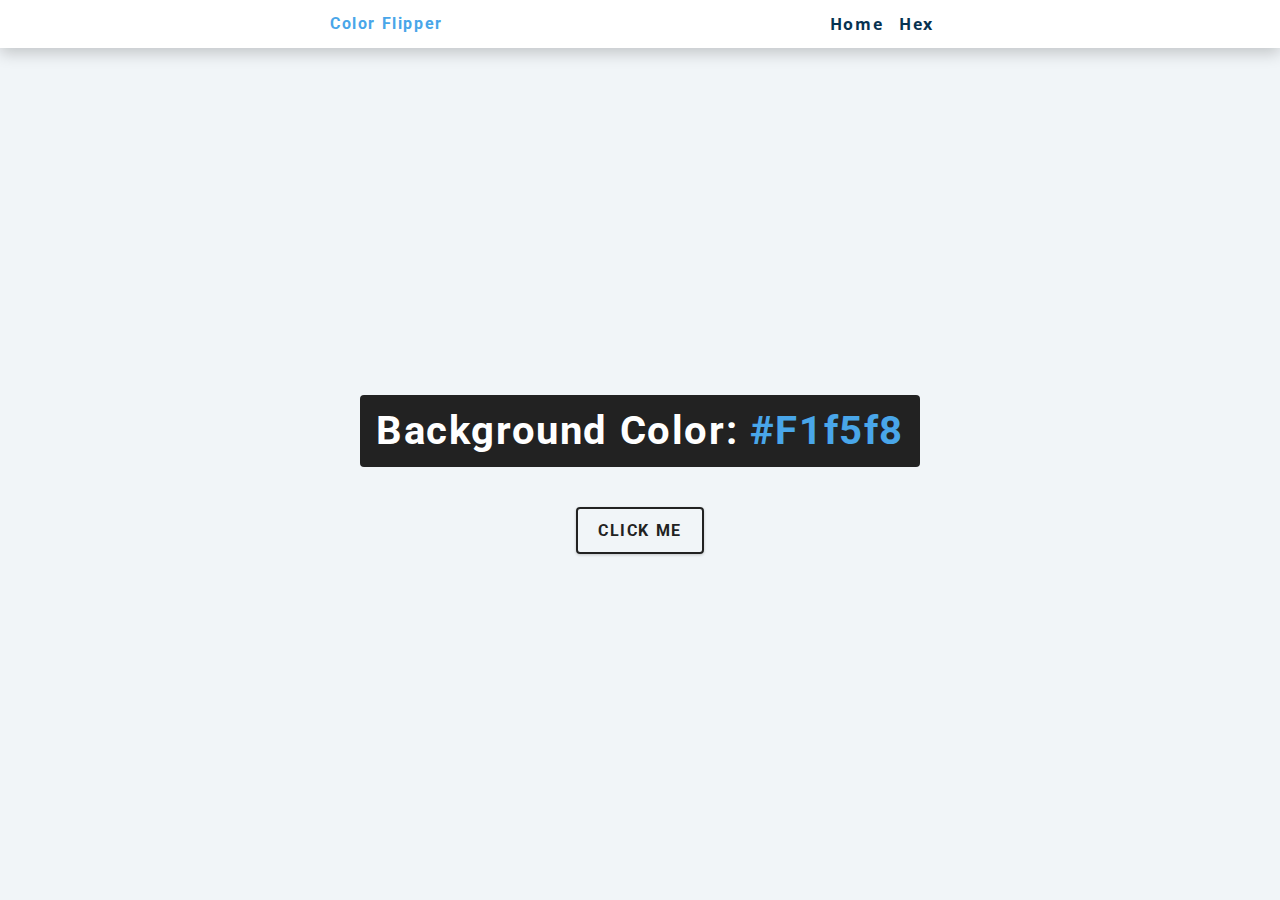
<file: color_flipper/index.html>
<html lang="en">
<head>
    <meta charset="UTF-8">
    <meta http-equiv="X-UA-Compatible" content="IE=edge">
    <meta name="viewport" content="width=device-width, initial-scale=1.0">
    <title>Color Flipper | Hex Colors</title>
    <link rel="stylesheet" href="styles.css">
</head>
<body>
    <nav>
        <div class="nav-center">
            <h4>Color Flipper</h4>
            <ul class="nav-links">
                <li><a href="index.html">Home</a></li>
                <li><a href="hex.html">Hex</a></li>
            </ul>
        </div>
    </nav>

    <main>
        <div class="container">
            <h2>Background color: <Span class="color">#f1f5f8</Span></h2>
            <button class="btn btn-hero" id="btn">Click me</button>
        </div>
    </main>

    <script src="app.js"></script>
</body>
</html>
</file>
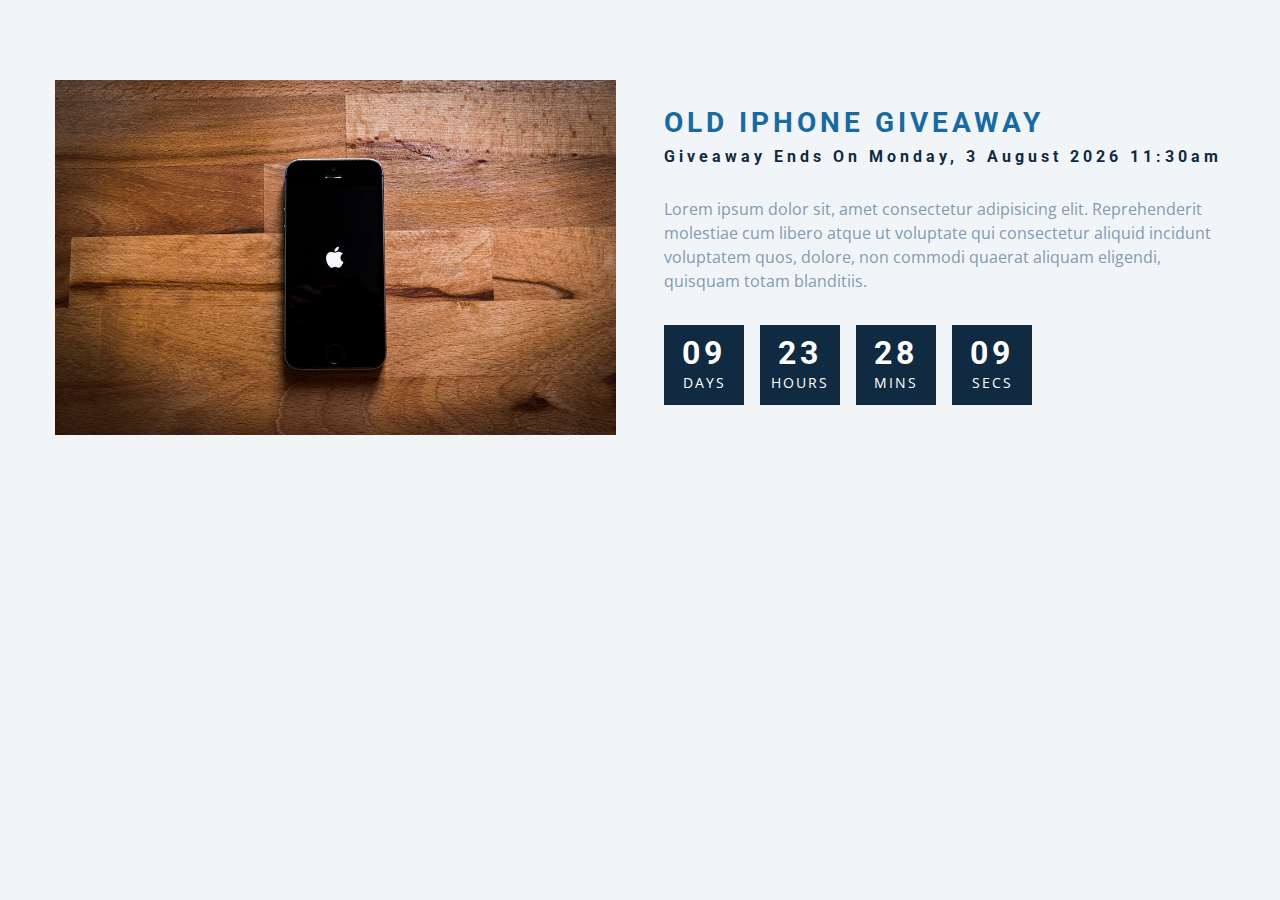
<file: countdown_timer/index.html>
<!DOCTYPE html>
<html lang="en">
  <head>
    <meta charset="UTF-8" />
    <meta name="viewport" content="width=device-width, initial-scale=1.0" />
    <title>Countdown</title>

    <!-- styles -->
    <link rel="stylesheet" href="styles.css" />
  </head>
  <body>
    <section class="section-center">
      <!-- image -->
      <article class="gift-img">
        <img src="./gift.jpeg" alt="gift" />
      </article>
      <!-- info -->
      <article class="gift-info">
        <h3>old iphone giveaway</h3>
        <h4 class="giveaway">
          giveaway ends on Sunday, 24 April 2020, 8:00am
        </h4>
        <p>
          Lorem ipsum dolor sit, amet consectetur adipisicing elit.
          Reprehenderit molestiae cum libero atque ut voluptate qui consectetur
          aliquid incidunt voluptatem quos, dolore, non commodi quaerat aliquam
          eligendi, quisquam totam blanditiis.
        </p>
        <div class="deadline">
          <!-- days -->
          <div class="deadline-format">
            <div>
              <h4 class="days">34</h4>
              <span>days</span>
            </div>
          </div>
          <!-- end of days -->
          <!-- days -->
          <div class="deadline-format">
            <div>
              <h4 class="hours">34</h4>
              <span>hours</span>
            </div>
          </div>
          <!-- end of days -->
          <!-- minutes -->
          <div class="deadline-format">
            <div>
              <h4 class="minutes">34</h4>
              <span>mins</span>
            </div>
          </div>
          <!-- end of days -->
          <!-- minutes -->
          <div class="deadline-format">
            <div>
              <h4 class="seconds">34</h4>
              <span>secs</span>
            </div>
          </div>
          <!-- end of days -->
        </div>
      </article>
    </section>
    <!-- javascript -->
    <script src="app.js"></script>
  </body>
</html>
</file>
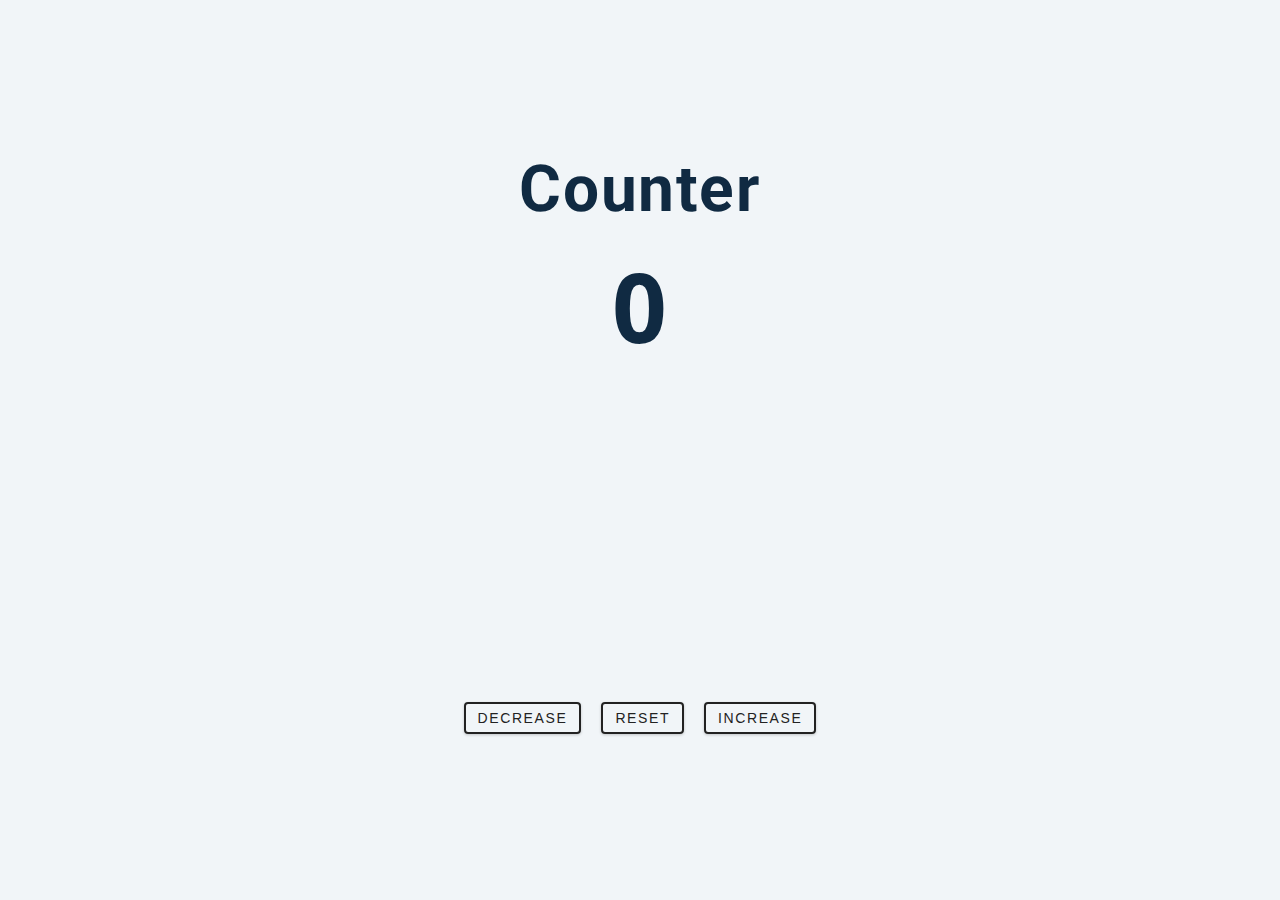
<file: counter/index.html>
<html lang="en">
<head>
    <meta charset="UTF-8">
    <meta http-equiv="X-UA-Compatible" content="IE=edge">
    <meta name="viewport" content="width=device-width, initial-scale=1.0">
    <title>Counter</title>
    <link rel="stylesheet" href="styles.css">
</head>
<body>
    <main>
        <div class="container">
            <h1>Counter</h1>
            <span id="value">0</span>
        </div>
        <div class="button-container">
            <button class="btn decrease">Decrease</button>
            <button class="btn reset">Reset</button>
            <button class="btn increase">Increase</button>
        </div>
    </main>

    <script src="app.js"></script>
</body>
</html>
</file>
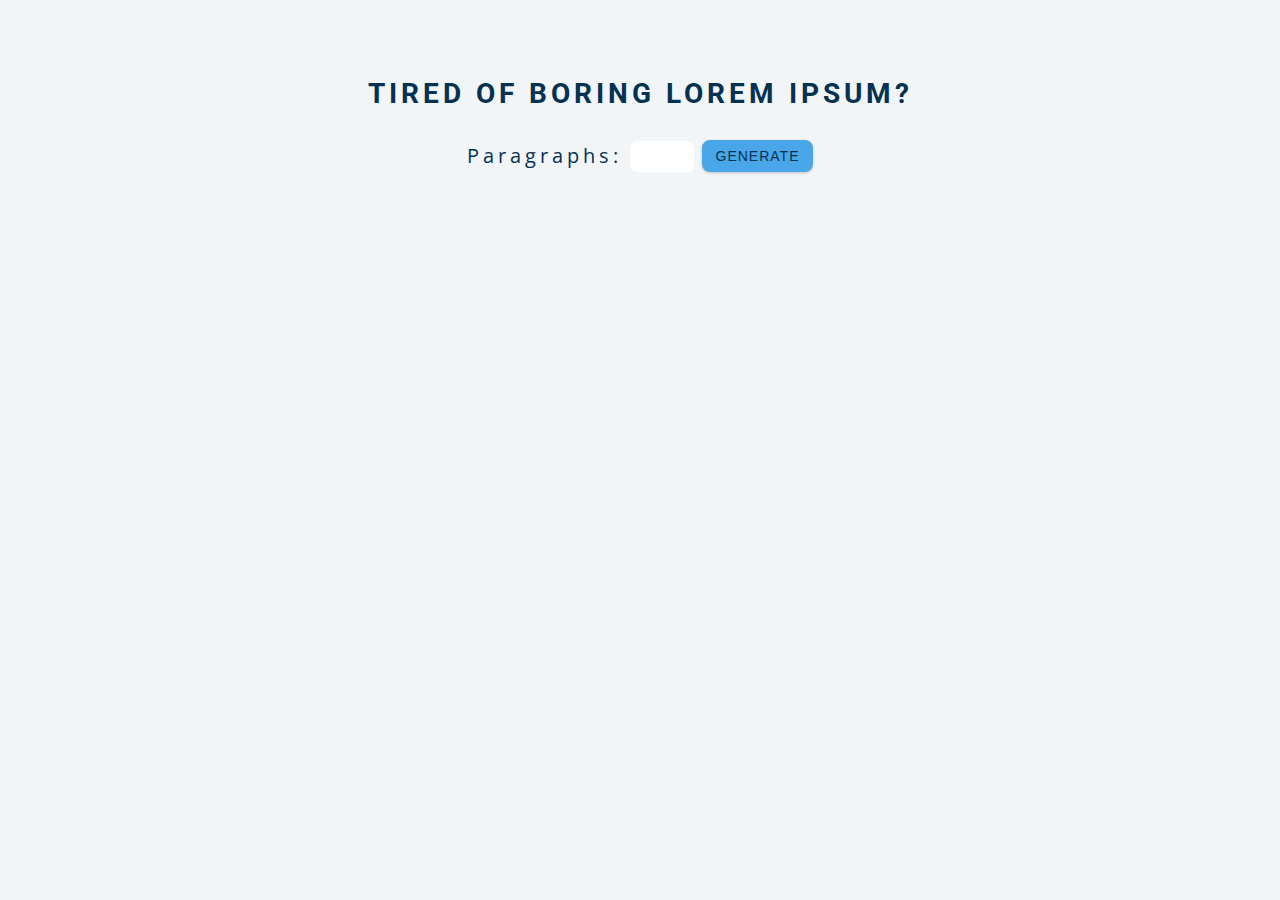
<file: lorem_ipsum/index.html>
<!DOCTYPE html>
<html lang="en">
  <head>
    <meta charset="UTF-8" />
    <meta name="viewport" content="width=device-width, initial-scale=1.0" />
    <title>Lorem Ipsum</title>

    <!-- styles -->
    <link rel="stylesheet" href="styles.css" />
  </head>
  <body>
    <section class="section-center">
      <h3>tired of boring lorem ipsum?</h3>
      <form class="lorem-form">
        <label for="amount">paragraphs:</label>
        <input type="number" name="amount" id="amount" placeholder="" />
        <button type="submit" class="btn">generate</button>
      </form>
      <article class="lorem-text"></article>
    </section>

    <!-- javascript -->
    <script src="app.js"></script>
  </body>
</html>
</file>
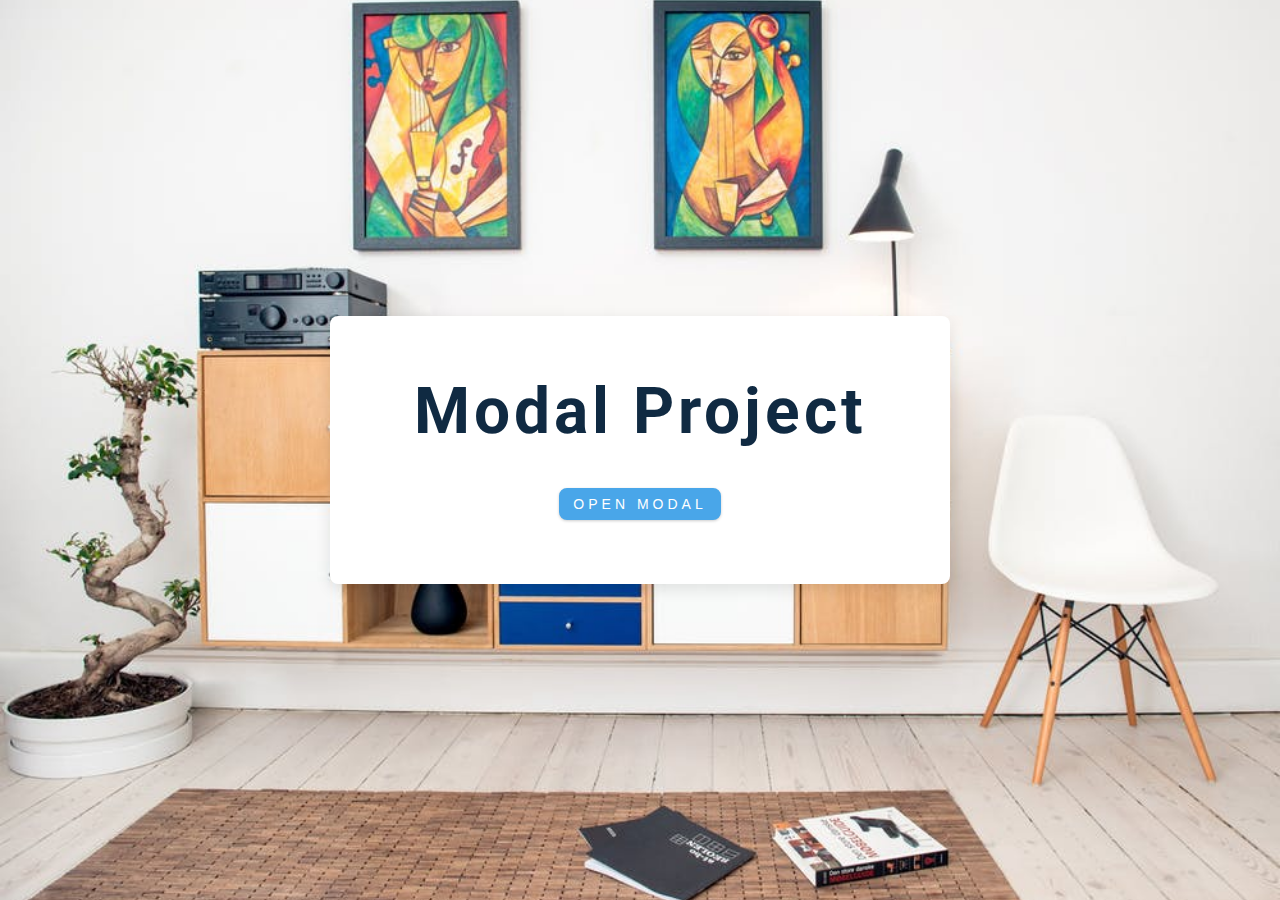
<file: modal/index.html>
<!DOCTYPE html>
<html lang="en">
  <head>
    <meta charset="UTF-8" />
    <meta name="viewport" content="width=device-width, initial-scale=1.0" />
    <title>Modal</title>
    <!-- font-awesome -->
    <link
      rel="stylesheet"
      href="https://cdnjs.cloudflare.com/ajax/libs/font-awesome/5.14.0/css/all.min.css"
    />
    <!-- styles -->
    <link rel="stylesheet" href="styles.css" />
  </head>
  <body>
    <!-- hero -->
    <header class="hero">
      <div class="banner">
        <h1>modal project</h1>
        <button class="btn modal-btn">
          open modal
        </button>
      </div>
    </header>
    <!-- modal -->
    <div class="modal-overlay">
      <div class="modal-container">
        <h3>Lorem ipsum dolor sit amet consectetur adipisicing elit. 
          Dolorem quasi provident quisquam libero repellat blanditiis 
          praesentium ipsam alias illum, quam nemo totam a distinctio 
          eos amet. Vel delectus porro maiores!</h3>
        <button class="close-btn"><i class="fas fa-times"></i></button>
      </div>
    </div>
    <!-- javascript -->
    <script src="app.js"></script>
  </body>
</html>
</file>
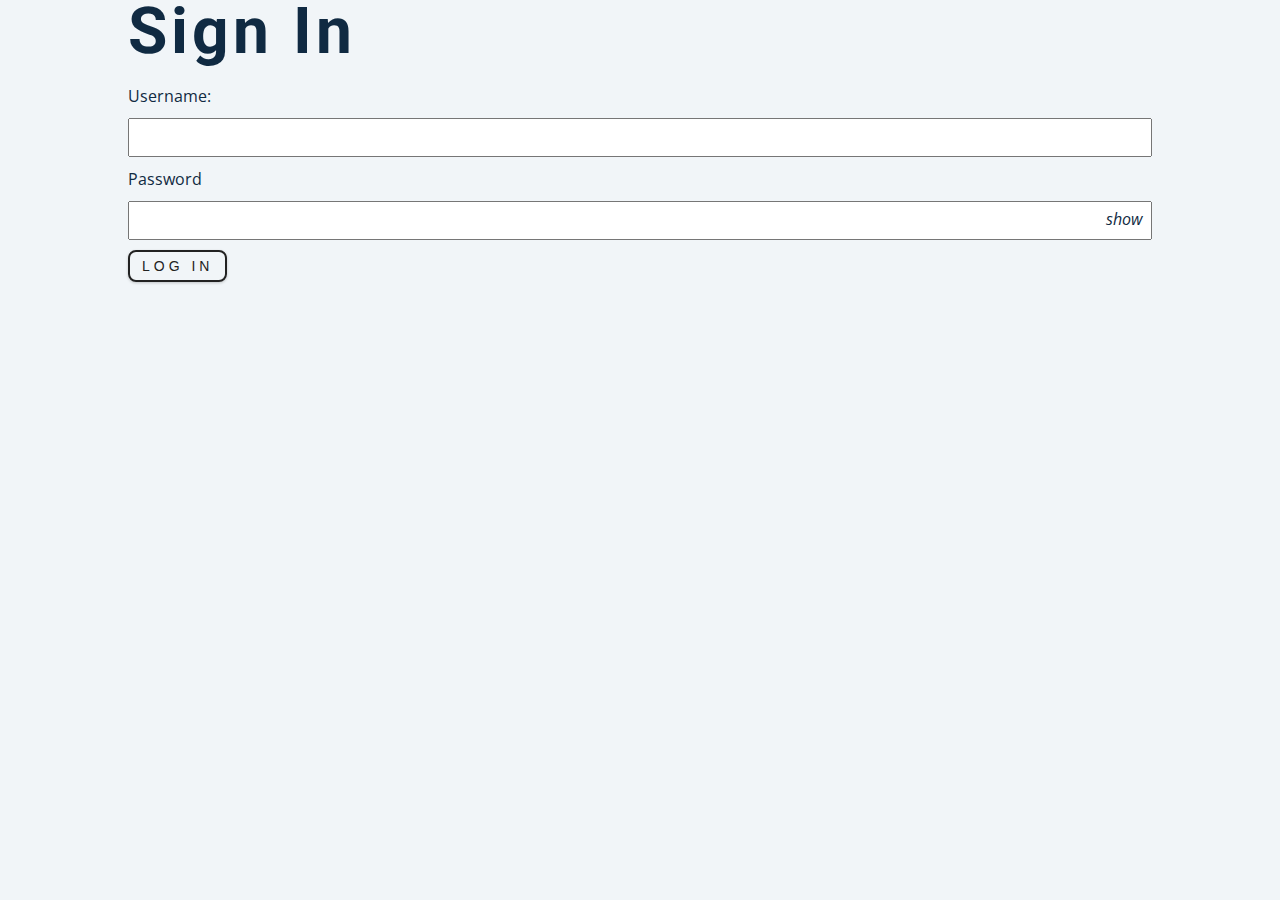
<file: password_visibility/index.html>
<!DOCTYPE html>
<html lang="en">
<head>
    <meta charset="UTF-8">
    <meta http-equiv="X-UA-Compatible" content="IE=edge">
    <meta name="viewport" content="width=device-width, initial-scale=1.0">
    <title>Document</title>
    <link rel="stylesheet" href="styles.css">
</head>
<body>
    <div class="container">
        <h1>Sign In</h1>
        <form method="post">
            <label for="username">Username:</label>
            <br>
            <input type="text" name="username" id="username">

            <label for="password">Password</label>
            <br>
            <input type="password" name="password" id="password">
            <i id="toggle-password">show</i>

            <button type="submit" id="submit" class="btn">Log In</button>
        </form>
    </div>

    <script src="app.js"></script>
</body>
</html>
</file>
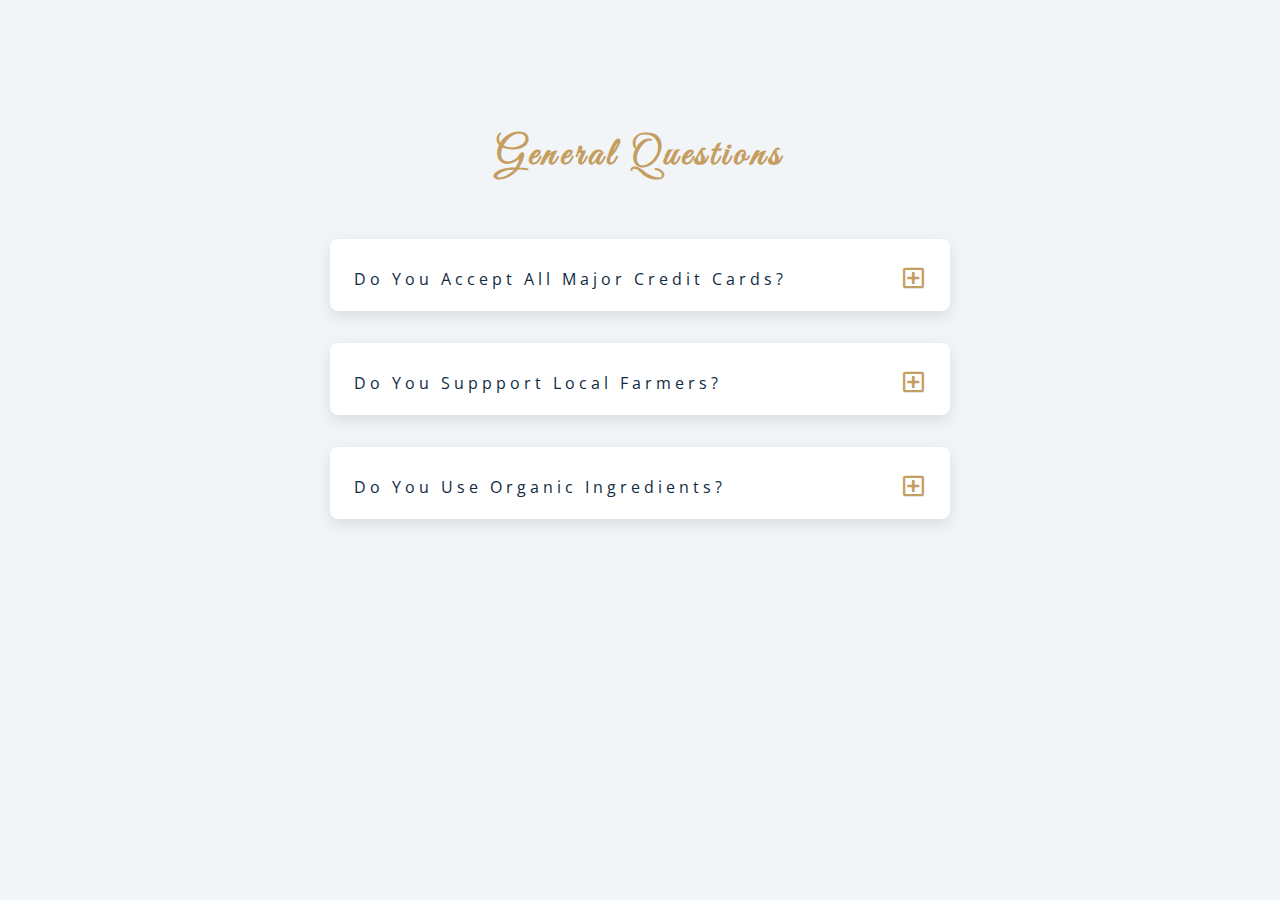
<file: question/index.html>
<!DOCTYPE html>
<html lang="en">
  <head>
    <meta charset="UTF-8" />
    <meta name="viewport" content="width=device-width, initial-scale=1.0" />
    <title>Q & A</title>
    <!-- font-awesome -->
    <link rel="stylesheet" href="https://cdnjs.cloudflare.com/ajax/libs/font-awesome/5.14.0/css/all.min.css" />
    <!-- extra fonts -->
    <link
      href="https://fonts.googleapis.com/css?family=Great+Vibes&display=swap"
      rel="stylesheet"
    />
    <!-- styles -->
    <link rel="stylesheet" href="styles.css" />
  </head>
  <body>
      <section class="questions">
        <!-- title -->
        <div class="title">
          <h2>general questions</h2>
        </div>
        <!-- questions -->
        <div class="section-center">
          <!-- single question -->
          <article class="question">
            <!-- question title -->
            <div class="question-title">
              <p>do you accept all major credit cards?</p>
              <button type="button" class="question-btn">
                <span class="plus-icon">
                  <i class="far fa-plus-square"></i>
                </span>
                <span class="minus-icon">
                  <i class="far fa-minus-square"></i>
                </span>
              </button>
            </div>
            <!-- question text -->
            <div class="question-text">
              <p>
                Lorem ipsum dolor sit amet, consectetur adipisicing elit. Est
                dolore illo dolores quia nemo doloribus quaerat, magni numquam
                repellat reprehenderit.
              </p>
            </div>
          </article>
          <!-- end of single question -->

          <!-- single question -->
          <article class="question">
            <!-- question title -->
            <div class="question-title">
              <p>do you suppport local farmers?</p>
              <button type="button" class="question-btn">
                <span class="plus-icon">
                  <i class="far fa-plus-square"></i>
                </span>
                <span class="minus-icon">
                  <i class="far fa-minus-square"></i>
                </span>
              </button>
            </div>
            <!-- question text -->
            <div class="question-text">
              <p>
                Lorem ipsum dolor sit amet, consectetur adipisicing elit. Est
                dolore illo dolores quia nemo doloribus quaerat, magni numquam
                repellat reprehenderit.
              </p>
            </div>
          </article>
          <!-- end of single question -->
          
          <!-- single question -->
          <article class="question">
            <!-- question title -->
            <div class="question-title">
              <p>do you use organic ingredients?</p>
              <!-- button -->
              <button type="button" class="question-btn">
                <span class="plus-icon">
                  <i class="far fa-plus-square"></i>
                </span>
                <span class="minus-icon">
                  <i class="far fa-minus-square"></i>
                </span>
              </button>
            </div>
            <!-- question text -->
            <div class="question-text">
              <p>
                Lorem ipsum dolor sit amet, consectetur adipisicing elit. Est
                dolore illo dolores quia nemo doloribus quaerat, magni numquam
                repellat reprehenderit.
              </p>
            </div>
          </article>
          <!-- end of single question -->
      </section>
    </main>
    <!-- javascript -->
    <script src="app.js"></script>
  </body>
</html>
</file>
<file: color_flipper/styles.css>
/*
=============== 
Fonts
===============
*/
@import url("https://fonts.googleapis.com/css?family=Open+Sans|Roboto:400,700&display=swap");

/*
=============== 
Variables
===============
*/

:root {
  /* dark shades of primary color*/
  --clr-primary-1: hsl(205, 86%, 17%);
  --clr-primary-2: hsl(205, 77%, 27%);
  --clr-primary-3: hsl(205, 72%, 37%);
  --clr-primary-4: hsl(205, 63%, 48%);
  /* primary/main color */
  --clr-primary-5: hsl(205, 78%, 60%);
  /* lighter shades of primary color */
  --clr-primary-6: hsl(205, 89%, 70%);
  --clr-primary-7: hsl(205, 90%, 76%);
  --clr-primary-8: hsl(205, 86%, 81%);
  --clr-primary-9: hsl(205, 90%, 88%);
  --clr-primary-10: hsl(205, 100%, 96%);
  /* darkest grey - used for headings */
  --clr-grey-1: hsl(209, 61%, 16%);
  --clr-grey-2: hsl(211, 39%, 23%);
  --clr-grey-3: hsl(209, 34%, 30%);
  --clr-grey-4: hsl(209, 28%, 39%);
  /* grey used for paragraphs */
  --clr-grey-5: hsl(210, 22%, 49%);
  --clr-grey-6: hsl(209, 23%, 60%);
  --clr-grey-7: hsl(211, 27%, 70%);
  --clr-grey-8: hsl(210, 31%, 80%);
  --clr-grey-9: hsl(212, 33%, 89%);
  --clr-grey-10: hsl(210, 36%, 96%);
  --clr-white: #fff;
  --clr-red-dark: hsl(360, 67%, 44%);
  --clr-red-light: hsl(360, 71%, 66%);
  --clr-green-dark: hsl(125, 67%, 44%);
  --clr-green-light: hsl(125, 71%, 66%);
  --clr-black: #222;
  --ff-primary: "Roboto", sans-serif;
  --ff-secondary: "Open Sans", sans-serif;
  --transition: all 0.3s linear;
  --spacing: 0.1rem;
  --radius: 0.25rem;
  --light-shadow: 0 5px 15px rgba(0, 0, 0, 0.1);
  --dark-shadow: 0 5px 15px rgba(0, 0, 0, 0.2);
  --max-width: 1170px;
  --fixed-width: 620px;
}
/*
=============== 
Global Styles
===============
*/

*,
::after,
::before {
  margin: 0;
  padding: 0;
  box-sizing: border-box;
}
body {
  font-family: var(--ff-secondary);
  background: var(--clr-grey-10);
  color: var(--clr-grey-1);
  line-height: 1.5;
  font-size: 0.875rem;
}
ul {
  list-style-type: none;
}
a {
  text-decoration: none;
}
h1,
h2,
h3,
h4 {
  letter-spacing: var(--spacing);
  text-transform: capitalize;
  line-height: 1.25;
  margin-bottom: 0.75rem;
  font-family: var(--ff-primary);
}
h1 {
  font-size: 3rem;
}
h2 {
  font-size: 2rem;
}
h3 {
  font-size: 1.25rem;
}
h4 {
  font-size: 0.875rem;
}
p {
  margin-bottom: 1.25rem;
  color: var(--clr-grey-5);
}
@media screen and (min-width: 800px) {
  h1 {
    font-size: 4rem;
  }
  h2 {
    font-size: 2.5rem;
  }
  h3 {
    font-size: 1.75rem;
  }
  h4 {
    font-size: 1rem;
  }
  body {
    font-size: 1rem;
  }
  h1,
  h2,
  h3,
  h4 {
    line-height: 1;
  }
}
/*  global classes */

/* section */
.section {
  padding: 5rem 0;
}

.section-center {
  width: 90vw;
  margin: 0 auto;
  max-width: 1170px;
}
@media screen and (min-width: 992px) {
  .section-center {
    width: 95vw;
  }
}
main {
  min-height: 100vh;
  display: grid;
  place-items: center;
}

/*
=============== 
Nav
===============
*/
nav {
  background: var(--clr-white);
  height: 3rem;
  display: grid;
  align-items: center;
  box-shadow: var(--dark-shadow);
}
.nav-center {
  width: 90vw;
  max-width: var(--fixed-width);
  margin: 0 auto;
  display: flex;
  align-items: center;
  justify-content: space-between;
}
.nav-center h4 {
  margin-bottom: 0;
  color: var(--clr-primary-5);
}
.nav-links {
  display: flex;
}
nav a {
  text-transform: capitalize;
  font-weight: 700;
  font-size: 1rem;
  color: var(--clr-primary-1);
  letter-spacing: var(--spacing);
  margin-right: 1rem;
}
nav a:hover {
  color: var(--clr-primary-5);
}
/*
=============== 
Container
===============
*/
main {
  min-height: calc(100vh - 3rem);
  display: grid;
  place-items: center;
}
.container {
  text-align: center;
}
.container h2 {
  background: var(--clr-black);
  color: var(--clr-white);
  padding: 1rem;
  border-radius: var(--radius);
  margin-bottom: 2.5rem;
}
.color {
  color: var(--clr-primary-5);
}
.btn-hero {
  font-family: var(--ff-primary);
  text-transform: uppercase;
  background: transparent;
  color: var(--clr-black);
  letter-spacing: var(--spacing);
  display: inline-block;
  font-weight: 700;
  transition: var(--transition);
  border: 2px solid var(--clr-black);
  cursor: pointer;
  box-shadow: 0 1px 3px rgba(0, 0, 0, 0.2);
  border-radius: var(--radius);
  font-size: 1rem;
  padding: 0.75rem 1.25rem;
}
.btn-hero:hover {
  color: var(--clr-white);
  background: var(--clr-black);
}
</file>
<file: countdown_timer/styles.css>
/*
=============== 
Fonts
===============
*/
@import url("https://fonts.googleapis.com/css?family=Open+Sans|Roboto:400,700&display=swap");

/*
=============== 
Variables
===============
*/

:root {
  /* dark shades of primary color*/
  --clr-primary-1: hsl(205, 86%, 17%);
  --clr-primary-2: hsl(205, 77%, 27%);
  --clr-primary-3: hsl(205, 72%, 37%);
  --clr-primary-4: hsl(205, 63%, 48%);
  /* primary/main color */
  --clr-primary-5: #49a6e9;
  /* lighter shades of primary color */
  --clr-primary-6: hsl(205, 89%, 70%);
  --clr-primary-7: hsl(205, 90%, 76%);
  --clr-primary-8: hsl(205, 86%, 81%);
  --clr-primary-9: hsl(205, 90%, 88%);
  --clr-primary-10: hsl(205, 100%, 96%);
  /* darkest grey - used for headings */
  --clr-grey-1: hsl(209, 61%, 16%);
  --clr-grey-2: hsl(211, 39%, 23%);
  --clr-grey-3: hsl(209, 34%, 30%);
  --clr-grey-4: hsl(209, 28%, 39%);
  /* grey used for paragraphs */
  --clr-grey-5: hsl(210, 22%, 49%);
  --clr-grey-6: hsl(209, 23%, 60%);
  --clr-grey-7: hsl(211, 27%, 70%);
  --clr-grey-8: hsl(210, 31%, 80%);
  --clr-grey-9: hsl(212, 33%, 89%);
  --clr-grey-10: hsl(210, 36%, 96%);
  --clr-white: #fff;
  --clr-red-dark: hsl(360, 67%, 44%);
  --clr-red-light: hsl(360, 71%, 66%);
  --clr-green-dark: hsl(125, 67%, 44%);
  --clr-green-light: hsl(125, 71%, 66%);
  --clr-black: #222;
  --clr-gold: #c59d5f;
  --ff-primary: "Roboto", sans-serif;
  --ff-secondary: "Open Sans", sans-serif;
  --transition: all 0.3s linear;
  --spacing: 0.25rem;
  --radius: 0.5rem;
  --light-shadow: 0 5px 15px rgba(0, 0, 0, 0.1);
  --dark-shadow: 0 5px 15px rgba(0, 0, 0, 0.2);
  --max-width: 1170px;
  --fixed-width: 620px;
}
/*
=============== 
Global Styles
===============
*/

*,
::after,
::before {
  margin: 0;
  padding: 0;
  box-sizing: border-box;
}
body {
  font-family: var(--ff-secondary);
  background: var(--clr-grey-10);
  color: var(--clr-grey-1);
  line-height: 1.5;
  font-size: 0.875rem;
}
ul {
  list-style-type: none;
}
a {
  text-decoration: none;
}
img:not(.logo) {
  width: 100%;
}
img {
  display: block;
}

h1,
h2,
h3,
h4 {
  letter-spacing: var(--spacing);
  text-transform: capitalize;
  line-height: 1.25;
  margin-bottom: 0.75rem;
  font-family: var(--ff-primary);
}
h1 {
  font-size: 3rem;
}
h2 {
  font-size: 2rem;
}
h3 {
  font-size: 1.25rem;
}
h4 {
  font-size: 0.875rem;
}
p {
  margin-bottom: 1.25rem;
  color: var(--clr-grey-5);
}
@media screen and (min-width: 800px) {
  h1 {
    font-size: 4rem;
  }
  h2 {
    font-size: 2.5rem;
  }
  h3 {
    font-size: 1.75rem;
  }
  h4 {
    font-size: 1rem;
  }
  body {
    font-size: 1rem;
  }
  h1,
  h2,
  h3,
  h4 {
    line-height: 1;
  }
}
/*  global classes */

.btn {
  text-transform: uppercase;
  background: transparent;
  color: var(--clr-black);
  padding: 0.375rem 0.75rem;
  letter-spacing: var(--spacing);
  display: inline-block;
  transition: var(--transition);
  font-size: 0.875rem;
  border: 2px solid var(--clr-black);
  cursor: pointer;
  box-shadow: 0 1px 3px rgba(0, 0, 0, 0.2);
  border-radius: var(--radius);
}
.btn:hover {
  color: var(--clr-white);
  background: var(--clr-black);
}
/* section */
.section {
  padding: 5rem 0;
}

.section-center {
  width: 90vw;
  margin: 5rem auto;
  max-width: 1170px;
}

main {
  min-height: 100vh;
  display: grid;
  place-items: center;
}
/*
=============== 
Countdown Timer
===============
*/
.gift-img {
  margin-bottom: 2rem;
}
.gift-info h3 {
  text-transform: uppercase;
  color: var(--clr-primary-3);
}
.gift-info p {
  color: var(--clr-grey-6);
}
.date {
  color: var(--clr-grey-5);
  font-size: 0.85rem;
}
@media screen and (min-width: 992px) {
  .section-center {
    display: grid;
    grid-template-columns: 1fr 1fr;
    place-items: center;
    gap: 3rem;
    width: 95vw;
  }
  .gift-img {
    margin-bottom: 0;
  }
}
.gift-info p {
  margin: 2rem 0;
}
.deadline {
  display: flex;
}
.deadline-format {
  background: var(--clr-grey-1);
  color: var(--clr-white);
  margin-right: 1rem;
  width: 5rem;
  height: 5rem;
  display: grid;
  place-items: center;
  text-align: center;
}
.deadline-format span {
  display: block;
  text-transform: uppercase;
  letter-spacing: 2px;
  font-size: 0.85rem;
}
.deadline h4:not(.expired) {
  font-size: 2rem;
  margin-bottom: 0.25rem;
  letter-spacing: var(--spacing);
}
</file>
<file: counter/styles.css>
/*
=============== 
Fonts
===============
*/
@import url("https://fonts.googleapis.com/css?family=Open+Sans|Roboto:400,700&display=swap");

/*
=============== 
Variables
===============
*/

:root {
  /* dark shades of primary color*/
  --clr-primary-1: hsl(205, 86%, 17%);
  --clr-primary-2: hsl(205, 77%, 27%);
  --clr-primary-3: hsl(205, 72%, 37%);
  --clr-primary-4: hsl(205, 63%, 48%);
  /* primary/main color */
  --clr-primary-5: hsl(205, 78%, 60%);
  /* lighter shades of primary color */
  --clr-primary-6: hsl(205, 89%, 70%);
  --clr-primary-7: hsl(205, 90%, 76%);
  --clr-primary-8: hsl(205, 86%, 81%);
  --clr-primary-9: hsl(205, 90%, 88%);
  --clr-primary-10: hsl(205, 100%, 96%);
  /* darkest grey - used for headings */
  --clr-grey-1: hsl(209, 61%, 16%);
  --clr-grey-2: hsl(211, 39%, 23%);
  --clr-grey-3: hsl(209, 34%, 30%);
  --clr-grey-4: hsl(209, 28%, 39%);
  /* grey used for paragraphs */
  --clr-grey-5: hsl(210, 22%, 49%);
  --clr-grey-6: hsl(209, 23%, 60%);
  --clr-grey-7: hsl(211, 27%, 70%);
  --clr-grey-8: hsl(210, 31%, 80%);
  --clr-grey-9: hsl(212, 33%, 89%);
  --clr-grey-10: hsl(210, 36%, 96%);
  --clr-white: #fff;
  --clr-red-dark: hsl(360, 67%, 44%);
  --clr-red-light: hsl(360, 71%, 66%);
  --clr-green-dark: hsl(125, 67%, 44%);
  --clr-green-light: hsl(125, 71%, 66%);
  --clr-black: #222;
  --ff-primary: "Roboto", sans-serif;
  --ff-secondary: "Open Sans", sans-serif;
  --transition: all 0.3s linear;
  --spacing: 0.1rem;
  --radius: 0.25rem;
  --light-shadow: 0 5px 15px rgba(0, 0, 0, 0.1);
  --dark-shadow: 0 5px 15px rgba(0, 0, 0, 0.2);
  --max-width: 1170px;
  --fixed-width: 620px;
}
/*
=============== 
Global Styles
===============
*/

*,
::after,
::before {
  margin: 0;
  padding: 0;
  box-sizing: border-box;
}
body {
  font-family: var(--ff-secondary);
  background: var(--clr-grey-10);
  color: var(--clr-grey-1);
  line-height: 1.5;
  font-size: 0.875rem;
}
ul {
  list-style-type: none;
}
a {
  text-decoration: none;
}
h1,
h2,
h3,
h4 {
  letter-spacing: var(--spacing);
  text-transform: capitalize;
  line-height: 1.25;
  margin-bottom: 0.75rem;
  font-family: var(--ff-primary);
}
h1 {
  font-size: 3rem;
}
h2 {
  font-size: 2rem;
}
h3 {
  font-size: 1.25rem;
}
h4 {
  font-size: 0.875rem;
}
p {
  margin-bottom: 1.25rem;
  color: var(--clr-grey-5);
}
@media screen and (min-width: 800px) {
  h1 {
    font-size: 4rem;
  }
  h2 {
    font-size: 2.5rem;
  }
  h3 {
    font-size: 1.75rem;
  }
  h4 {
    font-size: 1rem;
  }
  body {
    font-size: 1rem;
  }
  h1,
  h2,
  h3,
  h4 {
    line-height: 1;
  }
}
/*  global classes */

/* section */
.section {
  padding: 5rem 0;
}

.section-center {
  width: 90vw;
  margin: 0 auto;
  max-width: 1170px;
}
@media screen and (min-width: 992px) {
  .section-center {
    width: 95vw;
  }
}
main {
  min-height: 100vh;
  display: grid;
  place-items: center;
}

/*
=============== 
Counter
===============
*/

main {
  min-height: 100vh;
  display: grid;
  place-items: center;
}
.container {
  text-align: center;
}
#value {
  font-size: 6rem;
  font-weight: bold;
}
.btn {
  text-transform: uppercase;
  background: transparent;
  color: var(--clr-black);
  padding: 0.375rem 0.75rem;
  letter-spacing: var(--spacing);
  display: inline-block;
  transition: var(--transition);
  font-size: 0.875rem;
  border: 2px solid var(--clr-black);
  cursor: pointer;
  box-shadow: 0 1px 3px rgba(0, 0, 0, 0.2);
  border-radius: var(--radius);
  margin: 0.5rem;
}
.btn:hover {
  color: var(--clr-white);
  background: var(--clr-black);
}
</file>
<file: lorem_ipsum/styles.css>
/*
=============== 
Fonts
===============
*/
@import url("https://fonts.googleapis.com/css?family=Open+Sans|Roboto:400,700&display=swap");

/*
=============== 
Variables
===============
*/

:root {
  /* dark shades of primary color*/
  --clr-primary-1: hsl(205, 86%, 17%);
  --clr-primary-2: hsl(205, 77%, 27%);
  --clr-primary-3: hsl(205, 72%, 37%);
  --clr-primary-4: hsl(205, 63%, 48%);
  /* primary/main color */
  --clr-primary-5: #49a6e9;
  /* lighter shades of primary color */
  --clr-primary-6: hsl(205, 89%, 70%);
  --clr-primary-7: hsl(205, 90%, 76%);
  --clr-primary-8: hsl(205, 86%, 81%);
  --clr-primary-9: hsl(205, 90%, 88%);
  --clr-primary-10: hsl(205, 100%, 96%);
  /* darkest grey - used for headings */
  --clr-grey-1: hsl(209, 61%, 16%);
  --clr-grey-2: hsl(211, 39%, 23%);
  --clr-grey-3: hsl(209, 34%, 30%);
  --clr-grey-4: hsl(209, 28%, 39%);
  /* grey used for paragraphs */
  --clr-grey-5: hsl(210, 22%, 49%);
  --clr-grey-6: hsl(209, 23%, 60%);
  --clr-grey-7: hsl(211, 27%, 70%);
  --clr-grey-8: hsl(210, 31%, 80%);
  --clr-grey-9: hsl(212, 33%, 89%);
  --clr-grey-10: hsl(210, 36%, 96%);
  --clr-white: #fff;
  --clr-red-dark: hsl(360, 67%, 44%);
  --clr-red-light: hsl(360, 71%, 66%);
  --clr-green-dark: hsl(125, 67%, 44%);
  --clr-green-light: hsl(125, 71%, 66%);
  --clr-black: #222;
  --ff-primary: "Roboto", sans-serif;
  --ff-secondary: "Open Sans", sans-serif;
  --transition: all 0.3s linear;
  --spacing: 0.25rem;
  --radius: 0.5rem;
  --light-shadow: 0 5px 15px rgba(0, 0, 0, 0.1);
  --dark-shadow: 0 5px 15px rgba(0, 0, 0, 0.2);
  --max-width: 1170px;
  --fixed-width: 620px;
}
/*
=============== 
Global Styles
===============
*/

*,
::after,
::before {
  margin: 0;
  padding: 0;
  box-sizing: border-box;
}
body {
  font-family: var(--ff-secondary);
  background: var(--clr-grey-10);
  color: var(--clr-grey-1);
  line-height: 1.5;
  font-size: 0.875rem;
}
ul {
  list-style-type: none;
}
a {
  text-decoration: none;
}
img:not(.logo) {
  width: 100%;
}
img {
  display: block;
}

h1,
h2,
h3,
h4 {
  letter-spacing: var(--spacing);
  text-transform: capitalize;
  line-height: 1.25;
  margin-bottom: 0.75rem;
  font-family: var(--ff-primary);
}
h1 {
  font-size: 3rem;
}
h2 {
  font-size: 2rem;
}
h3 {
  font-size: 1.25rem;
}
h4 {
  font-size: 0.875rem;
}
p {
  margin-bottom: 1.25rem;
  color: var(--clr-grey-5);
}
@media screen and (min-width: 800px) {
  h1 {
    font-size: 4rem;
  }
  h2 {
    font-size: 2.5rem;
  }
  h3 {
    font-size: 1.75rem;
  }
  h4 {
    font-size: 1rem;
  }
  body {
    font-size: 1rem;
  }
  h1,
  h2,
  h3,
  h4 {
    line-height: 1;
  }
}
/*  global classes */

.btn {
  text-transform: uppercase;
  background: var(--clr-primary-5);
  color: var(--clr-primary-1);
  padding: 0.375rem 0.75rem;
  letter-spacing: 1px;
  display: inline-block;
  transition: var(--transition);
  font-size: 0.875rem;
  border: 2px solid var(--clr-primary-5);
  cursor: pointer;
  box-shadow: 0 1px 3px rgba(0, 0, 0, 0.2);
  border-radius: var(--radius);
}
.btn:hover {
  color: var(--clr-primary-5);
  background: var(--clr-primary-8);
  border-color: var(--clr-primary-8);
}
/* section */
.section {
  padding: 5rem 0;
}

.section-center {
  width: 90vw;
  margin: 0 auto;
  max-width: 40rem;
  margin-top: 5rem;
  text-align: center;
}
@media screen and (min-width: 992px) {
  .section-center {
    width: 95vw;
  }
}
main {
  min-height: 100vh;
  display: grid;
  place-items: center;
}
/*
=============== 
Lorem Ipsum
===============
*/
h3 {
  text-transform: uppercase;
  color: var(--clr-primary-1);
}
.lorem-form {
  text-transform: capitalize;
  letter-spacing: var(--spacing);
  margin-top: 2rem;
  margin-bottom: 4rem;
  display: flex;
  justify-content: center;
  align-items: center;
}
label {
  font-size: 1.25rem;
  color: var(--clr-primary-1);
}
input {
  padding: 0.25rem 0.5rem;

  width: 4rem;
  border-radius: var(--radius);
  border: none;
  margin: 0 0.5rem;
  font-size: 1.25rem;
}
button {
  background: var(--clr-primary-10);
}
.result {
  margin-bottom: 2rem;
}
</file>
<file: modal/styles.css>
/*
=============== 
Fonts
===============
*/
@import url("https://fonts.googleapis.com/css?family=Open+Sans|Roboto:400,700&display=swap");

/*
=============== 
Variables
===============
*/

:root {
  /* dark shades of primary color*/
  --clr-primary-1: hsl(205, 86%, 17%);
  --clr-primary-2: hsl(205, 77%, 27%);
  --clr-primary-3: hsl(205, 72%, 37%);
  --clr-primary-4: hsl(205, 63%, 48%);
  /* primary/main color */
  --clr-primary-5: #49a6e9;
  /* --clr-primary-5: rgb(73, 166, 233); */
  /* lighter shades of primary color */
  --clr-primary-6: hsl(205, 89%, 70%);
  --clr-primary-7: hsl(205, 90%, 76%);
  --clr-primary-8: hsl(205, 86%, 81%);
  --clr-primary-9: hsl(205, 90%, 88%);
  --clr-primary-10: hsl(205, 100%, 96%);
  /* darkest grey - used for headings */
  --clr-grey-1: hsl(209, 61%, 16%);
  --clr-grey-2: hsl(211, 39%, 23%);
  --clr-grey-3: hsl(209, 34%, 30%);
  --clr-grey-4: hsl(209, 28%, 39%);
  /* grey used for paragraphs */
  --clr-grey-5: hsl(210, 22%, 49%);
  --clr-grey-6: hsl(209, 23%, 60%);
  --clr-grey-7: hsl(211, 27%, 70%);
  --clr-grey-8: hsl(210, 31%, 80%);
  --clr-grey-9: hsl(212, 33%, 89%);
  --clr-grey-10: hsl(210, 36%, 96%);
  --clr-white: #fff;
  --clr-red-dark: hsl(360, 67%, 44%);
  --clr-red-light: hsl(360, 71%, 66%);
  --clr-green-dark: hsl(125, 67%, 44%);
  --clr-green-light: hsl(125, 71%, 66%);
  --clr-black: #222;
  --ff-primary: "Roboto", sans-serif;
  --ff-secondary: "Open Sans", sans-serif;
  --transition: all 0.3s linear;
  --spacing: 0.25rem;
  --radius: 0.5rem;
  --light-shadow: 0 5px 15px rgba(0, 0, 0, 0.1);
  --dark-shadow: 0 5px 15px rgba(0, 0, 0, 0.2);
  --max-width: 1170px;
  --fixed-width: 620px;
}
/*
=============== 
Global Styles
===============
*/

*,
::after,
::before {
  margin: 0;
  padding: 0;
  box-sizing: border-box;
}
body {
  font-family: var(--ff-secondary);
  background: var(--clr-grey-10);
  color: var(--clr-grey-1);
  line-height: 1.5;
  font-size: 0.875rem;
}
ul {
  list-style-type: none;
}
a {
  text-decoration: none;
}
img:not(.logo) {
  width: 100%;
}
img {
  display: block;
}

h1,
h2,
h3,
h4 {
  letter-spacing: var(--spacing);
  text-transform: capitalize;
  line-height: 1.25;
  margin-bottom: 0.75rem;
  font-family: var(--ff-primary);
}
h1 {
  font-size: 3rem;
}
h2 {
  font-size: 2rem;
}
h3 {
  font-size: 1.25rem;
}
h4 {
  font-size: 0.875rem;
}
p {
  margin-bottom: 1.25rem;
  color: var(--clr-grey-5);
}
@media screen and (min-width: 800px) {
  h1 {
    font-size: 4rem;
  }
  h2 {
    font-size: 2.5rem;
  }
  h3 {
    font-size: 1.75rem;
  }
  h4 {
    font-size: 1rem;
  }
  body {
    font-size: 1rem;
  }
  h1,
  h2,
  h3,
  h4 {
    line-height: 1;
  }
}
/*  global classes */

.btn {
  text-transform: uppercase;
  background: transparent;
  color: var(--clr-black);
  padding: 0.375rem 0.75rem;
  letter-spacing: var(--spacing);
  display: inline-block;
  transition: var(--transition);
  font-size: 0.875rem;
  border: 2px solid var(--clr-black);
  cursor: pointer;
  box-shadow: 0 1px 3px rgba(0, 0, 0, 0.2);
  border-radius: var(--radius);
}
.btn:hover {
  color: var(--clr-white);
  background: var(--clr-black);
}
/* section */
.section {
  padding: 5rem 0;
}

.section-center {
  width: 90vw;
  margin: 0 auto;
  max-width: 1170px;
}
@media screen and (min-width: 992px) {
  .section-center {
    width: 95vw;
  }
}
main {
  min-height: 100vh;
  display: grid;
  place-items: center;
}
/*
=============== 
Modal
===============
*/
.hero {
  min-height: 100vh;
  background: url("./hero.jpeg") center/cover no-repeat;
  display: grid;
  place-items: center;
}
.banner {
  background: var(--clr-white);
  padding: 4rem 0;
  border-radius: var(--radius);
  box-shadow: var(--light-shadow);
  text-align: center;
  width: 90vw;
  max-width: var(--fixed-width);
}
.modal-btn {
  margin-top: 2rem;
  background: var(--clr-primary-5);
  border-color: var(--clr-primary-5);
  color: var(--clr-white);
}
.modal-btn:hover {
  background: transparent;
  color: var(--clr-primary-5);
}
.modal-overlay {
  position: fixed;
  top: 0;
  left: 0;
  width: 100%;
  height: 100%;
  background: rgba(73, 166, 233, 0.5);
  display: grid;
  place-items: center;
  transition: var(--transition);
  visibility: hidden;
  z-index: -10;
}
/* OPEN/CLOSE MODAL */
.open-modal {
  visibility: visible;
  z-index: 10;
}
.modal-container {
  background: var(--clr-white);
  border-radius: var(--radius);
  width: 90vw;
  height: 30vh;
  max-width: var(--fixed-width);
  text-align: center;
  display: grid;
  place-items: center;
  position: relative;
}
.close-btn {
  position: absolute;
  top: 1rem;
  right: 1rem;
  font-size: 2rem;
  background: transparent;
  border-color: transparent;
  color: var(--clr-red-dark);
  cursor: pointer;
  transition: var(--transition);
}
.close-btn:hover {
  color: var(--clr-red-light);
  transform: scale(1.3);
}
</file>
<file: password_visibility/styles.css>
/*
=============== 
Fonts
===============
*/
@import url("https://fonts.googleapis.com/css?family=Open+Sans|Roboto:400,700&display=swap");

/*
=============== 
Variables
===============
*/

:root {
    /* dark shades of primary color*/
    --clr-primary-1: hsl(205, 86%, 17%);
    --clr-primary-2: hsl(205, 77%, 27%);
    --clr-primary-3: hsl(205, 72%, 37%);
    --clr-primary-4: hsl(205, 63%, 48%);
    /* primary/main color */
    --clr-primary-5: #49a6e9;
    /* lighter shades of primary color */
    --clr-primary-6: hsl(205, 89%, 70%);
    --clr-primary-7: hsl(205, 90%, 76%);
    --clr-primary-8: hsl(205, 86%, 81%);
    --clr-primary-9: hsl(205, 90%, 88%);
    --clr-primary-10: hsl(205, 100%, 96%);
    /* darkest grey - used for headings */
    --clr-grey-1: hsl(209, 61%, 16%);
    --clr-grey-2: hsl(211, 39%, 23%);
    --clr-grey-3: hsl(209, 34%, 30%);
    --clr-grey-4: hsl(209, 28%, 39%);
    /* grey used for paragraphs */
    --clr-grey-5: hsl(210, 22%, 49%);
    --clr-grey-6: hsl(209, 23%, 60%);
    --clr-grey-7: hsl(211, 27%, 70%);
    --clr-grey-8: hsl(210, 31%, 80%);
    --clr-grey-9: hsl(212, 33%, 89%);
    --clr-grey-10: hsl(210, 36%, 96%);
    --clr-white: #fff;
    --clr-red-dark: hsl(360, 67%, 44%);
    --clr-red-light: hsl(360, 71%, 66%);
    --clr-green-dark: hsl(125, 67%, 44%);
    --clr-green-light: hsl(125, 71%, 66%);
    --clr-black: #222;
    --ff-primary: "Roboto", sans-serif;
    --ff-secondary: "Open Sans", sans-serif;
    --transition: all 0.3s linear;
    --spacing: 0.25rem;
    --radius: 0.5rem;
    --light-shadow: 0 5px 15px rgba(0, 0, 0, 0.1);
    --dark-shadow: 0 5px 15px rgba(0, 0, 0, 0.2);
    --max-width: 1170px;
    --fixed-width: 620px;
}

/*
=============== 
Global Styles
===============
*/

*,
::after,
::before {
    margin: 0;
    padding: 0;
    box-sizing: border-box;
}

body {
    font-family: var(--ff-secondary);
    background: var(--clr-grey-10);
    color: var(--clr-grey-1);
    line-height: 1.5;
    font-size: 0.875rem;
}

ul {
    list-style-type: none;
}

a {
    text-decoration: none;
}

img:not(.logo) {
    width: 100%;
}

img {
    display: block;
}

h1,
h2,
h3,
h4 {
    letter-spacing: var(--spacing);
    text-transform: capitalize;
    line-height: 1.25;
    margin-bottom: 0.75rem;
    font-family: var(--ff-primary);
}

h1 {
    font-size: 3rem;
}

h2 {
    font-size: 2rem;
}

h3 {
    font-size: 1.25rem;
}

h4 {
    font-size: 0.875rem;
}

p {
    margin-bottom: 1.25rem;
    color: var(--clr-grey-5);
}

@media screen and (min-width: 800px) {
    h1 {
        font-size: 4rem;
    }

    h2 {
        font-size: 2.5rem;
    }

    h3 {
        font-size: 1.75rem;
    }

    h4 {
        font-size: 1rem;
    }

    body {
        font-size: 1rem;
    }

    h1,
    h2,
    h3,
    h4 {
        line-height: 1;
    }
}

/*  global classes */

.container {
    width: 80%;
    margin: auto;
    position: relative;
}

form {
    margin: 20px 0 0 0;
}

form i {
    margin-left: -50px;
    cursor: pointer;
}

input {
    width: 100%;
    padding: 10px 15px;
    margin: 10px 0;
    display: inline-block;
    box-sizing: border-box;
}

.btn {
    text-transform: uppercase;
    background: transparent;
    color: var(--clr-black);
    padding: 0.375rem 0.75rem;
    letter-spacing: var(--spacing);
    display: inline-block;
    transition: var(--transition);
    font-size: 0.875rem;
    border: 2px solid var(--clr-black);
    cursor: pointer;
    box-shadow: 0 1px 3px rgba(0, 0, 0, 0.2);
    border-radius: var(--radius);
}

.btn:hover {
    color: var(--clr-white);
    background: var(--clr-black);
}
</file>
<file: question/styles.css>
/*
=============== 
Fonts
===============
*/
@import url("https://fonts.googleapis.com/css?family=Open+Sans|Roboto:400,700&display=swap");

/*
=============== 
Variables
===============
*/

:root {
  /* dark shades of primary color*/
  --clr-primary-1: hsl(205, 86%, 17%);
  --clr-primary-2: hsl(205, 77%, 27%);
  --clr-primary-3: hsl(205, 72%, 37%);
  --clr-primary-4: hsl(205, 63%, 48%);
  /* primary/main color */
  --clr-primary-5: #49a6e9;
  /* lighter shades of primary color */
  --clr-primary-6: hsl(205, 89%, 70%);
  --clr-primary-7: hsl(205, 90%, 76%);
  --clr-primary-8: hsl(205, 86%, 81%);
  --clr-primary-9: hsl(205, 90%, 88%);
  --clr-primary-10: hsl(205, 100%, 96%);
  /* darkest grey - used for headings */
  --clr-grey-1: hsl(209, 61%, 16%);
  --clr-grey-2: hsl(211, 39%, 23%);
  --clr-grey-3: hsl(209, 34%, 30%);
  --clr-grey-4: hsl(209, 28%, 39%);
  /* grey used for paragraphs */
  --clr-grey-5: hsl(210, 22%, 49%);
  --clr-grey-6: hsl(209, 23%, 60%);
  --clr-grey-7: hsl(211, 27%, 70%);
  --clr-grey-8: hsl(210, 31%, 80%);
  --clr-grey-9: hsl(212, 33%, 89%);
  --clr-grey-10: hsl(210, 36%, 96%);
  --clr-white: #fff;
  --clr-red-dark: hsl(360, 67%, 44%);
  --clr-red-light: hsl(360, 71%, 66%);
  --clr-green-dark: hsl(125, 67%, 44%);
  --clr-green-light: hsl(125, 71%, 66%);
  --clr-gold: #c59d5f;
  --clr-black: #222;
  --ff-primary: "Roboto", sans-serif;
  --ff-secondary: "Open Sans", sans-serif;
  --transition: all 0.3s linear;
  --spacing: 0.25rem;
  --radius: 0.5rem;
  --light-shadow: 0 5px 15px rgba(0, 0, 0, 0.1);
  --dark-shadow: 0 5px 15px rgba(0, 0, 0, 0.2);
  --max-width: 1170px;
  --fixed-width: 620px;
}
/*
=============== 
Global Styles
===============
*/

*,
::after,
::before {
  margin: 0;
  padding: 0;
  box-sizing: border-box;
}
body {
  font-family: var(--ff-secondary);
  background: var(--clr-grey-10);
  color: var(--clr-grey-1);
  line-height: 1.5;
  font-size: 0.875rem;
}
ul {
  list-style-type: none;
}
a {
  text-decoration: none;
}
img:not(.logo) {
  width: 100%;
}
img {
  display: block;
}

h1,
h2,
h3,
h4 {
  letter-spacing: var(--spacing);
  text-transform: capitalize;
  line-height: 1.25;
  margin-bottom: 0.75rem;
  font-family: var(--ff-primary);
}
h1 {
  font-size: 3rem;
}
h2 {
  font-size: 2rem;
}
h3 {
  font-size: 1.25rem;
}
h4 {
  font-size: 0.875rem;
}
p {
  margin-bottom: 1.25rem;
  color: var(--clr-grey-5);
}
@media screen and (min-width: 800px) {
  h1 {
    font-size: 4rem;
  }
  h2 {
    font-size: 2.5rem;
  }
  h3 {
    font-size: 1.75rem;
  }
  h4 {
    font-size: 1rem;
  }
  body {
    font-size: 1rem;
  }
  h1,
  h2,
  h3,
  h4 {
    line-height: 1;
  }
}
/*  global classes */

.btn {
  text-transform: uppercase;
  background: transparent;
  color: var(--clr-black);
  padding: 0.375rem 0.75rem;
  letter-spacing: var(--spacing);
  display: inline-block;
  transition: var(--transition);
  font-size: 0.875rem;
  border: 2px solid var(--clr-black);
  cursor: pointer;
  box-shadow: 0 1px 3px rgba(0, 0, 0, 0.2);
  border-radius: var(--radius);
}
.btn:hover {
  color: var(--clr-white);
  background: var(--clr-black);
}
/* section */
.section {
  padding: 5rem 0;
}

.section-center {
  width: 90vw;
  margin: 0 auto;
  max-width: 1170px;
}
@media screen and (min-width: 992px) {
  .section-center {
    width: 95vw;
  }
}
main {
  min-height: 100vh;
  display: grid;
  place-items: center;
}
/*
=============== 
Questions
===============
*/
.title {
  margin-top: 15vh;
  margin-bottom: 4rem;
}
.title h2 {
  color: var(--clr-gold);
  font-family: "Great Vibes", cursive;
  text-align: center;
}
.section-center {
  max-width: var(--fixed-width);
}
.question {
  background: var(--clr-white);
  border-radius: var(--radius);
  box-shadow: var(--light-shadow);
  padding: 1.5rem 1.5rem 0 1.5rem;
  margin-bottom: 2rem;
}
.question-title {
  display: flex;
  justify-content: space-between;
  align-items: center;
  text-transform: capitalize;
  padding-bottom: 1rem;
}

.question-title p {
  margin-bottom: 0;
  letter-spacing: var(--spacing);
  color: var(--clr-grey-1);
}
.question-btn {
  font-size: 1.5rem;
  background: transparent;
  border-color: transparent;
  cursor: pointer;
  color: var(--clr-gold);
  transition: var(--transition);
}
.question-btn:hover {
  transform: rotate(90deg);
}
.question-text {
  padding: 1rem 0 1.5rem 0;
  border-top: 1px solid rgba(0, 0, 0, 0.2);
}
.question-text p {
  margin-bottom: 0;
}
/* hide text */
.question-text {
  display: none;
}
.minus-icon {
  display: none;
}
.show-text .question-text {
  display: block;
}
.show-text .minus-icon {
  display: inline;
}
.show-text .plus-icon {
  display: none;
}
</file>
